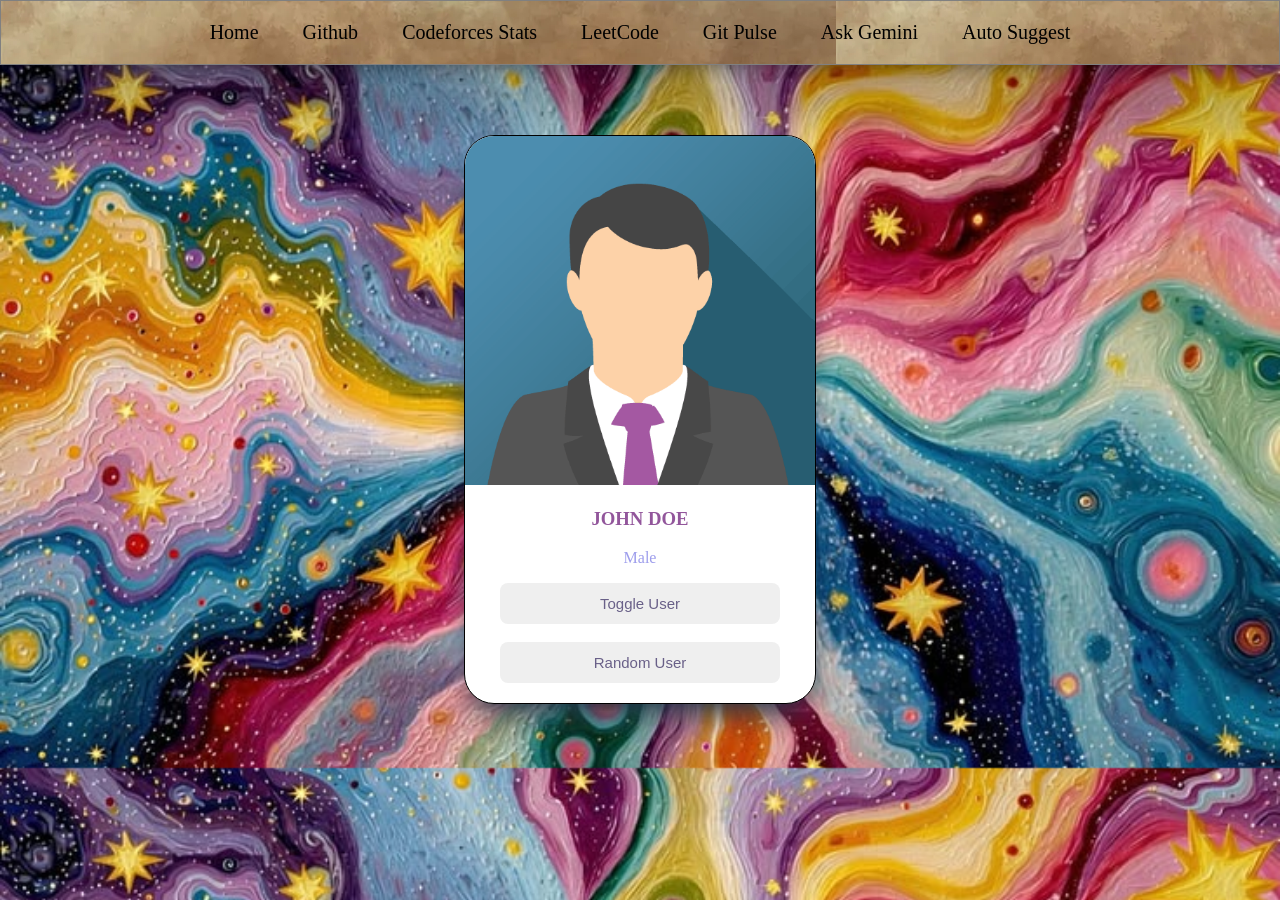
<file: target/classes/static/index.html>
<!DOCTYPE html>
<html lang="en">
<head>
  <meta charset="UTF-8">
  <meta name="viewport" content="width=device-width, initial-scale=1.0">
  <title>Document</title>
  <link rel="stylesheet" href="index.css">
</head>
<body>
  
   <div class="navbar">
    <a href="">Home</a>
    <a href="https://github.com/akshayinineeli?tab=repositories">Github</a>
    <a href="codeforces-stats.html" target ="_blank">Codeforces Stats</a>
    <a href="leetcode-stats.html" target ="_blank">LeetCode</a>
    <a href="gitpulse.html" target ="_blank">Git Pulse</a>
    <a href="ask-gemini.html" target ="_blank">Ask Gemini</a>
    <a href="autosuggest.html" target ="_blank">Auto Suggest</a>
    
   </div>
   <div class="card">
     <img id="user-image"src="john.png" alt="image not found">
     <h3 id="user-name">JOHN DOE</h3>
     
     <p id="user-gender">Male</p>
     <button onclick="toggleuser()">Toggle User</button>
     <br>
     <br>
     <button onclick="randomuser()">Random User</button>

   </div>
  <script src="index.js"></script>
</body>
</html>
</file>
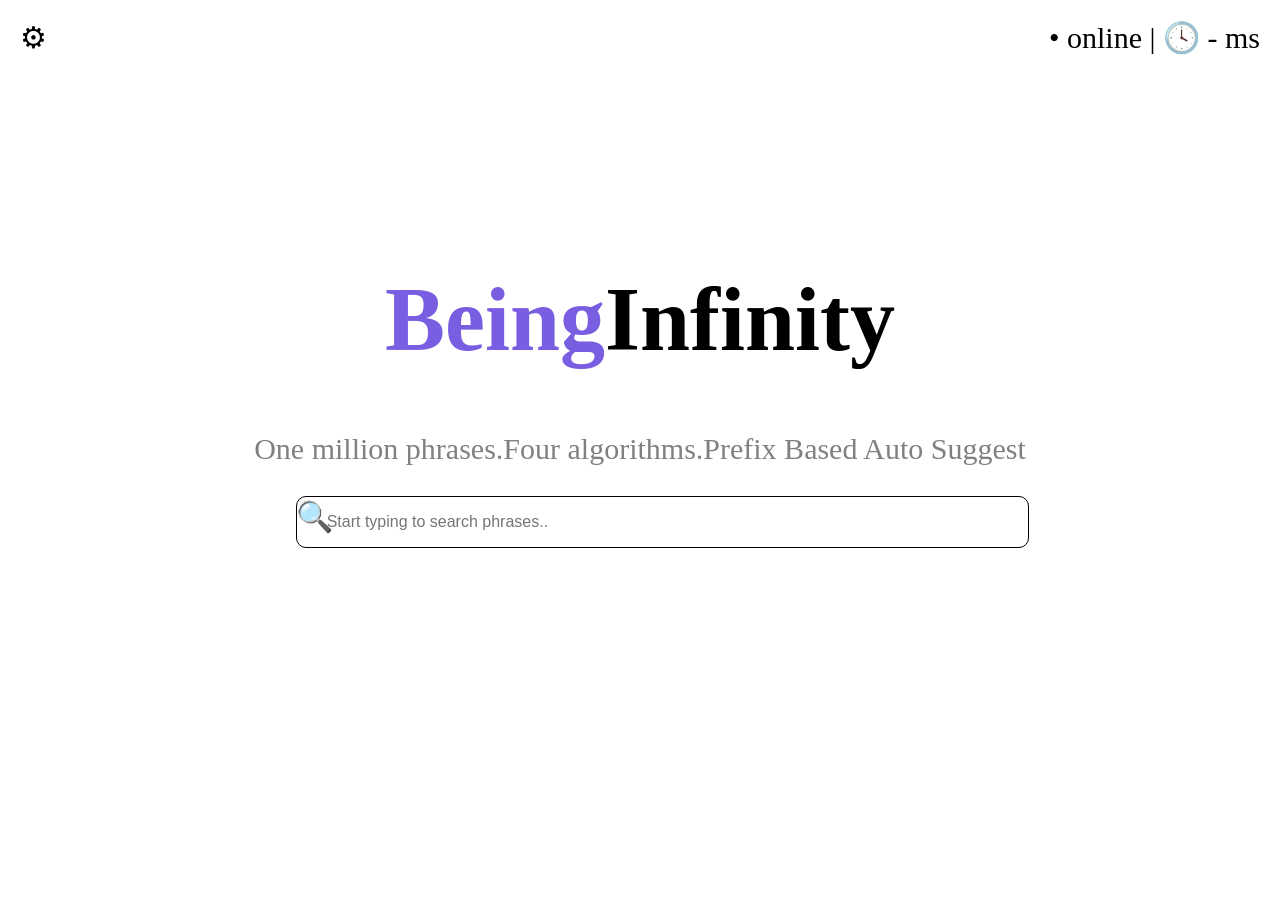
<file: target/classes/static/autosuggest.html>
<!DOCTYPE html>
<html lang="en">
<head>
    <meta charset="UTF-8">
    <meta name="viewport" content="width=device-width, initial-scale=1.0">
    <title>Document</title>
    <style>
        body{
            background-color: white;
            padding: 200px;
            text-align: center;
            font-size: 30px;   
        }
        /* input{
            width: 400px;
            height: 30px;
            border-radius: 10px;
            border: 1px solid black;
            padding-left: 10px;
            font-size: 10px;
        } */
        .gear{
            position: fixed;
            top: 20px;
            left: 20px;
            
        }
        .pill{
            position: fixed;
            top: 20px;
            right: 20px;
            
        }
        .title-first{
            color:rgb(121, 94, 226)
        }

        .title{
            font-size: 90px;
        }
        
        .tagline{
            color: grey;
        }

        .search{
            padding-top: 10px;
            padding-right: 10px;
            padding-bottom: 10px;
            padding-left: 30px;
            width: 80%;
            height: 30px;
            border-radius: 10px;
            border: 1px solid black;
            font-size: 16px;

        }
        .lens{
            position: relative;
            left: 45px;
        }

        .search-suggestions {
            width: 80%;
            margin: 8px 0 0;
            border-radius: 16px;
            box-shadow: 0 4px 12px rgba(0, 0, 0, 0.06);
            overflow: hidden;
            text-align: left;
            margin: 0px auto;
        }
        .suggestion {
            padding: 10px 14px;
            border-bottom: 1px solid #f2f2f2;
            font-size: 14px;
        }
    </style>
</head>
<body>
    <span class="gear">&#x2699;</span>
    <span class="pill">&#x2022; online | &#x1F553; - ms </span>
    <h1 class="title"> <span class="title-first">Being</span>Infinity</h1>
    <p class="tagline">One million phrases.Four algorithms.Prefix Based Auto Suggest</p>
    <span class="lens">&#x1F50D;</span>
    <input class="search" oninput="getSearchSuggestions()" type="text" placeholder="Start typing to search phrases..">
     <div class="search-suggestions">
        <!-- <div class="suggestion"> Cyber security </div>
        <div class="suggestion"> Data Science </div> -->
    </div>
<script>
    function getSearchSuggestions() {
        var searchBox= document.getElementsByClassName("search");
        var searchSuggestions= document.getElementsByClassName("search-suggestions");

        var userInput= searchBox.value;
        if(userInput.trim() === "") return;
        var URL= "https://autosuggest-backend.onrender.com/api/autosuggest?q=" + userInput + "&algorithm=brute&limit=10&weighted=false";
        fetch(URL)
        .then(function(response) {
            return response.json();
        })
        .then(function(data){
            var searchResults= "";
            var suggestions= data.results;
            for(var i=0; i<suggestions.length; i++){
                searchResults += "<div class='suggestion'>" + suggestions[i].text + "</div>";
            }
            searchSuggestions.innerHTML= searchResults;


        })
        

    }
</script>
</body>
</html>
</file>
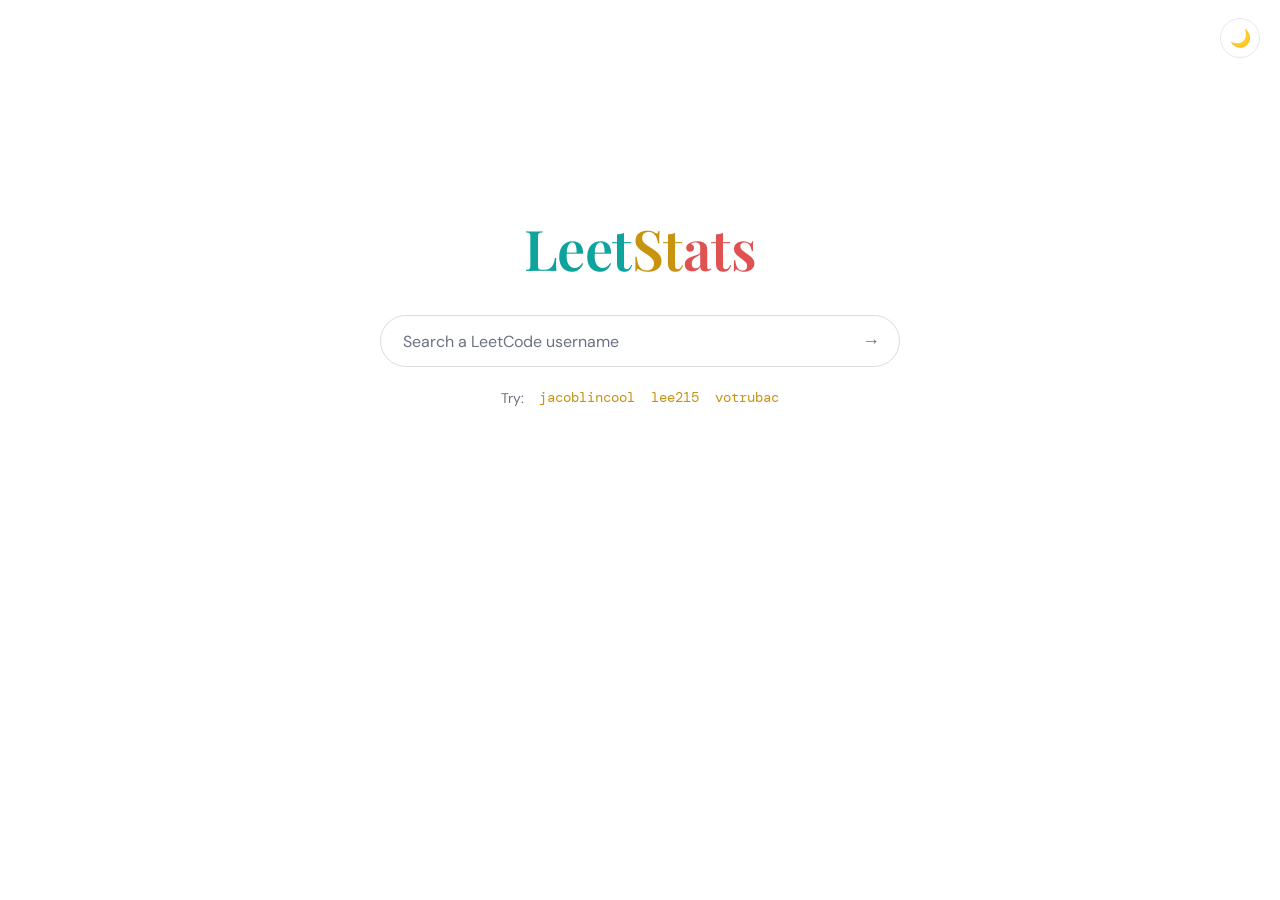
<file: target/classes/static/leetcode-stats.html>
<!DOCTYPE html>
<html lang="en" data-theme="light">
<head>
<meta charset="UTF-8">
<meta name="viewport" content="width=device-width, initial-scale=1.0">
<title>LeetStats</title>
<link rel="preconnect" href="https://fonts.googleapis.com">
<link rel="preconnect" href="https://fonts.gstatic.com" crossorigin>
<link href="https://fonts.googleapis.com/css2?family=Playfair+Display:wght@600&family=DM+Sans:wght@400;500;700&family=DM+Mono:wght@400;500&display=swap" rel="stylesheet">
<style>
  :root, [data-theme="light"] {
    --bg: #ffffff;
    --text: #1f2328;
    --muted: #6b7280;
    --line: #e5e7eb;
    --surface: #ffffff;
    --input-border: #dadce0;
    --input-shadow: rgba(32, 33, 36, 0.12);
    --track: #f0f1f3;
    --easy: #0fa39e;
    --medium: #c8930f;
    --hard: #e05252;
    --accent: #c8930f;
    --card-shadow: 0 1px 3px rgba(32, 33, 36, 0.08), 0 8px 28px rgba(32, 33, 36, 0.06);
  }
  [data-theme="dark"] {
    --bg: #0a0b0d;
    --text: #e9e7e2;
    --muted: #8b8f98;
    --line: rgba(255, 255, 255, 0.09);
    --surface: #121418;
    --input-border: rgba(255, 255, 255, 0.14);
    --input-shadow: rgba(0, 0, 0, 0.5);
    --track: rgba(255, 255, 255, 0.08);
    --easy: #3ddad7;
    --medium: #e3b341;
    --hard: #ff6b6b;
    --accent: #e3b341;
    --card-shadow: 0 20px 50px rgba(0, 0, 0, 0.45);
  }

  * { margin: 0; padding: 0; box-sizing: border-box; }

  html, body { height: 100%; }

  body {
    background: var(--bg);
    color: var(--text);
    font-family: "DM Sans", system-ui, sans-serif;
    display: flex;
    flex-direction: column;
    align-items: center;
    transition: background 0.25s, color 0.25s;
  }

  /* theme toggle, top right */
  .theme-toggle {
    position: fixed;
    top: 18px;
    right: 20px;
    width: 40px;
    height: 40px;
    border-radius: 50%;
    border: 1px solid var(--line);
    background: var(--surface);
    color: var(--text);
    font-size: 17px;
    cursor: pointer;
    display: flex;
    align-items: center;
    justify-content: center;
    transition: background 0.25s, border-color 0.25s, transform 0.15s;
    z-index: 10;
  }
  .theme-toggle:hover { transform: scale(1.06); }
  .theme-toggle:focus-visible { outline: 2px solid var(--accent); outline-offset: 2px; }

  main {
    width: 100%;
    max-width: 640px;
    padding: 0 24px 64px;
    display: flex;
    flex-direction: column;
    align-items: center;
    /* Google-style: sits a bit above vertical center when idle */
    margin-top: clamp(96px, 24vh, 210px);
    transition: margin-top 0.45s cubic-bezier(0.3, 0.8, 0.3, 1);
  }
  body.has-result main { margin-top: 72px; }

  .wordmark {
    font-family: "Playfair Display", serif;
    font-weight: 600;
    font-size: clamp(40px, 8vw, 56px);
    letter-spacing: -0.01em;
    margin-bottom: 30px;
    user-select: none;
  }
  .wordmark .l { color: var(--easy); }
  .wordmark .e { color: var(--medium); }
  .wordmark .t { color: var(--hard); }

  /* search */
  .search {
    width: 100%;
    max-width: 520px;
    display: flex;
    align-items: center;
    gap: 12px;
    background: var(--surface);
    border: 1px solid var(--input-border);
    border-radius: 999px;
    padding: 0 8px 0 22px;
    height: 52px;
    transition: box-shadow 0.2s, border-color 0.2s, background 0.25s;
  }
  .search:focus-within {
    box-shadow: 0 2px 10px var(--input-shadow);
    border-color: transparent;
  }
  [data-theme="dark"] .search:focus-within { border-color: var(--accent); box-shadow: none; }

  .search input {
    flex: 1;
    min-width: 0;
    border: none;
    outline: none;
    background: transparent;
    color: var(--text);
    font-family: "DM Mono", monospace;
    font-size: 16px;
  }
  .search input::placeholder { color: var(--muted); font-family: "DM Sans", sans-serif; }

  .search button {
    border: none;
    background: transparent;
    color: var(--muted);
    font-size: 18px;
    width: 40px;
    height: 40px;
    border-radius: 50%;
    cursor: pointer;
    display: flex;
    align-items: center;
    justify-content: center;
    transition: color 0.15s, background 0.15s;
  }
  .search button:hover { color: var(--accent); background: var(--track); }
  .search button:focus-visible { outline: 2px solid var(--accent); outline-offset: 1px; }
  .search button:disabled { opacity: 0.45; cursor: wait; }

  .try {
    margin-top: 20px;
    font-size: 14px;
    color: var(--muted);
    display: flex;
    gap: 14px;
    align-items: center;
    flex-wrap: wrap;
    justify-content: center;
  }
  .try button {
    background: none;
    border: none;
    padding: 2px 1px;
    color: var(--accent);
    font-family: "DM Mono", monospace;
    font-size: 13.5px;
    cursor: pointer;
    border-bottom: 1px dashed transparent;
    transition: border-color 0.15s;
  }
  .try button:hover { border-bottom-color: var(--accent); }
  .try button:focus-visible { outline: 2px solid var(--accent); outline-offset: 2px; }

  /* states */
  .loader {
    margin-top: 52px;
    width: 34px; height: 34px;
    border: 3px solid var(--track);
    border-top-color: var(--accent);
    border-radius: 50%;
    animation: spin 0.8s linear infinite;
  }
  @keyframes spin { to { transform: rotate(360deg); } }

  .error {
    margin-top: 44px;
    text-align: center;
    color: var(--muted);
    font-size: 14.5px;
    line-height: 1.6;
    max-width: 420px;
  }
  .error b { color: var(--hard); font-weight: 700; display: block; margin-bottom: 4px; }

  /* card */
  .card {
    width: 100%;
    margin-top: 44px;
    background: var(--surface);
    border: 1px solid var(--line);
    border-radius: 18px;
    padding: 30px 34px;
    box-shadow: var(--card-shadow);
    animation: rise 0.45s cubic-bezier(0.2, 0.7, 0.3, 1) both;
    transition: background 0.25s, border-color 0.25s;
  }
  @keyframes rise {
    from { opacity: 0; transform: translateY(14px); }
    to   { opacity: 1; transform: translateY(0); }
  }

  .card-head {
    display: flex;
    justify-content: space-between;
    align-items: baseline;
    gap: 10px;
    flex-wrap: wrap;
    margin-bottom: 26px;
  }
  .card-head a {
    font-family: "Playfair Display", serif;
    font-size: 23px;
    font-weight: 600;
    color: var(--text);
    text-decoration: none;
  }
  .card-head a:hover { color: var(--accent); }
  .card-head .rank {
    font-family: "DM Mono", monospace;
    font-size: 13px;
    color: var(--muted);
  }
  .card-head .rank b { color: var(--accent); font-weight: 500; }

  .card-body {
    display: grid;
    grid-template-columns: 168px 1fr;
    gap: 34px;
    align-items: center;
  }

  .ring-wrap { position: relative; width: 168px; height: 168px; margin: 0 auto; }
  .ring-wrap svg { transform: rotate(-90deg); display: block; }
  .ring-track { fill: none; stroke: var(--track); stroke-width: 9; }
  .ring-fill {
    fill: none;
    stroke: var(--accent);
    stroke-width: 9;
    stroke-linecap: round;
    transition: stroke-dashoffset 1.1s cubic-bezier(0.3, 0.8, 0.3, 1), stroke 0.25s;
  }
  .ring-center {
    position: absolute; inset: 0;
    display: flex; flex-direction: column;
    align-items: center; justify-content: center;
  }
  .ring-center .big {
    font-family: "DM Mono", monospace;
    font-size: 36px;
    line-height: 1;
  }
  .ring-center .small {
    color: var(--muted);
    font-size: 11.5px;
    margin-top: 6px;
    letter-spacing: 0.06em;
    text-transform: uppercase;
  }

  .bars { display: flex; flex-direction: column; gap: 18px; }
  .bar-top {
    display: flex;
    justify-content: space-between;
    align-items: baseline;
    margin-bottom: 7px;
  }
  .bar-top .label {
    font-size: 12.5px;
    font-weight: 700;
    letter-spacing: 0.09em;
    text-transform: uppercase;
  }
  .bar-top .nums {
    font-family: "DM Mono", monospace;
    font-size: 13px;
    color: var(--muted);
  }
  .bar-top .nums b { color: var(--text); font-weight: 500; }
  .bar-track { height: 7px; border-radius: 99px; background: var(--track); overflow: hidden; }
  .bar-fill { height: 100%; width: 0; border-radius: 99px; transition: width 1.1s cubic-bezier(0.3, 0.8, 0.3, 1); }
  .easy   .label { color: var(--easy); }   .easy   .bar-fill { background: var(--easy); }
  .medium .label { color: var(--medium); } .medium .bar-fill { background: var(--medium); }
  .hard   .label { color: var(--hard); }   .hard   .bar-fill { background: var(--hard); }

  .hidden { display: none !important; }

  @media (max-width: 540px) {
    .card { padding: 24px 20px; }
    .card-body { grid-template-columns: 1fr; gap: 26px; }
  }

  @media (prefers-reduced-motion: reduce) {
    * { animation: none !important; transition: none !important; }
  }
</style>
</head>
<body>
  <button class="theme-toggle" id="theme-toggle" aria-label="Switch theme" title="Switch theme">🌙</button>

  <main>
    <h1 class="wordmark"><span class="l">Leet</span><span class="e">St</span><span class="t">ats</span></h1>

    <div class="search">
      <input id="username" type="text" placeholder="Search a LeetCode username" autocomplete="off" spellcheck="false" aria-label="LeetCode username">
      <button id="go" aria-label="Fetch stats" title="Fetch stats">→</button>
    </div>

    <div class="try">
      <span>Try:</span>
      <button data-u="jacoblincool">jacoblincool</button>
      <button data-u="lee215">lee215</button>
      <button data-u="votrubac">votrubac</button>
    </div>

    <div id="loading" class="loader hidden" role="status" aria-label="Loading"></div>

    <div id="error" class="error hidden" role="alert">
      <b>Couldn't fetch that profile</b>
      <span id="error-msg"></span>
    </div>

    <section id="card" class="card hidden" aria-live="polite">
      <div class="card-head">
        <a id="profile-link" href="#" target="_blank" rel="noopener"></a>
        <span class="rank">Rank <b id="ranking">—</b></span>
      </div>
      <div class="card-body">
        <div class="ring-wrap">
          <svg width="168" height="168" viewBox="0 0 168 168" aria-hidden="true">
            <circle class="ring-track" cx="84" cy="84" r="74"></circle>
            <circle class="ring-fill" id="ring" cx="84" cy="84" r="74"></circle>
          </svg>
          <div class="ring-center">
            <div class="big" id="total-solved">0</div>
            <div class="small" id="total-label">solved</div>
          </div>
        </div>
        <div class="bars">
          <div class="bar-row easy">
            <div class="bar-top"><span class="label">Easy</span>
              <span class="nums"><b id="easy-solved">0</b> / <span id="easy-total">0</span></span></div>
            <div class="bar-track"><div class="bar-fill" id="easy-bar"></div></div>
          </div>
          <div class="bar-row medium">
            <div class="bar-top"><span class="label">Medium</span>
              <span class="nums"><b id="medium-solved">0</b> / <span id="medium-total">0</span></span></div>
            <div class="bar-track"><div class="bar-fill" id="medium-bar"></div></div>
          </div>
          <div class="bar-row hard">
            <div class="bar-top"><span class="label">Hard</span>
              <span class="nums"><b id="hard-solved">0</b> / <span id="hard-total">0</span></span></div>
            <div class="bar-track"><div class="bar-fill" id="hard-bar"></div></div>
          </div>
        </div>
      </div>
    </section>
  </main>

<script>
(function () {
  "use strict";

  /* ---------- theme ---------- */
  var root = document.documentElement;
  var toggle = document.getElementById("theme-toggle");
  var prefersDark = window.matchMedia("(prefers-color-scheme: dark)").matches;
  setTheme(prefersDark ? "dark" : "light");

  function setTheme(t) {
    root.setAttribute("data-theme", t);
    toggle.textContent = t === "dark" ? "☀️" : "🌙";
  }
  toggle.addEventListener("click", function () {
    setTheme(root.getAttribute("data-theme") === "dark" ? "light" : "dark");
  });

  /* ---------- elements ---------- */
  var input = document.getElementById("username");
  var goBtn = document.getElementById("go");
  var loadingEl = document.getElementById("loading");
  var errorEl = document.getElementById("error");
  var errorMsg = document.getElementById("error-msg");
  var cardEl = document.getElementById("card");

  var RING_R = 74;
  var RING_C = 2 * Math.PI * RING_R;
  var ring = document.getElementById("ring");
  ring.setAttribute("stroke-dasharray", RING_C);
  ring.setAttribute("stroke-dashoffset", RING_C);

  /* ---------- data sources (tried in order) ---------- */
  var SOURCES = [
    {
      url: function (u) { return "https://leetcode-api-faisalshohag.vercel.app/" + encodeURIComponent(u); },
      parse: function (d) {
        if (!d || d.errors || d.totalSolved === undefined) return null;
        return pick(d);
      }
    },
    {
      url: function (u) { return "https://alfa-leetcode-api.onrender.com/userProfile/" + encodeURIComponent(u); },
      parse: function (d) {
        if (!d || d.errors || d.totalSolved === undefined) return null;
        return pick(d);
      }
    },
    {
      url: function (u) { return "https://leetcode-stats-api.herokuapp.com/" + encodeURIComponent(u); },
      parse: function (d) {
        if (!d || d.status !== "success") return null;
        return pick(d);
      }
    }
  ];

  function pick(d) {
    return {
      totalSolved: d.totalSolved, totalQuestions: d.totalQuestions,
      easySolved: d.easySolved, totalEasy: d.totalEasy,
      mediumSolved: d.mediumSolved, totalMedium: d.totalMedium,
      hardSolved: d.hardSolved, totalHard: d.totalHard,
      ranking: d.ranking
    };
  }

  function fetchWithTimeout(url, ms) {
    var ctrl = new AbortController();
    var t = setTimeout(function () { ctrl.abort(); }, ms);
    return fetch(url, { signal: ctrl.signal })
      .then(function (r) { return r.json(); })
      .finally(function () { clearTimeout(t); });
  }

  function fetchStats(username) {
    var i = 0;
    function tryNext() {
      if (i >= SOURCES.length) return Promise.reject(new Error("all sources failed"));
      var src = SOURCES[i++];
      return fetchWithTimeout(src.url(username), 12000)
        .then(function (json) {
          var parsed = src.parse(json);
          return parsed || tryNext();
        })
        .catch(function () { return tryNext(); });
    }
    return tryNext();
  }

  /* ---------- rendering ---------- */
  function fmt(n) {
    if (n === null || n === undefined || isNaN(n)) return "—";
    return Number(n).toLocaleString("en-US");
  }

  function countUp(el, target, ms) {
    var reduce = window.matchMedia("(prefers-reduced-motion: reduce)").matches;
    if (reduce || !target) { el.textContent = fmt(target || 0); return; }
    var start = performance.now();
    (function step(now) {
      var p = Math.min(((now || performance.now()) - start) / ms, 1);
      var eased = 1 - Math.pow(1 - p, 3);
      el.textContent = fmt(Math.round(target * eased));
      if (p < 1) requestAnimationFrame(step);
    })();
  }

  function setBar(id, solved, total) {
    var pct = total > 0 ? (solved / total) * 100 : 0;
    document.getElementById(id).style.width = Math.max(pct, solved > 0 ? 2 : 0) + "%";
  }

  function render(username, s) {
    var link = document.getElementById("profile-link");
    link.textContent = username;
    link.href = "https://leetcode.com/u/" + encodeURIComponent(username) + "/";

    document.getElementById("ranking").textContent = "#" + fmt(s.ranking);
    document.getElementById("total-label").textContent = "of " + fmt(s.totalQuestions);
    document.getElementById("easy-solved").textContent = fmt(s.easySolved);
    document.getElementById("easy-total").textContent = fmt(s.totalEasy);
    document.getElementById("medium-solved").textContent = fmt(s.mediumSolved);
    document.getElementById("medium-total").textContent = fmt(s.totalMedium);
    document.getElementById("hard-solved").textContent = fmt(s.hardSolved);
    document.getElementById("hard-total").textContent = fmt(s.totalHard);

    document.body.classList.add("has-result");
    cardEl.classList.remove("hidden");

    requestAnimationFrame(function () {
      requestAnimationFrame(function () {
        countUp(document.getElementById("total-solved"), s.totalSolved, 1100);
        var pct = s.totalQuestions > 0 ? s.totalSolved / s.totalQuestions : 0;
        ring.setAttribute("stroke-dashoffset", RING_C * (1 - pct));
        setBar("easy-bar", s.easySolved, s.totalEasy);
        setBar("medium-bar", s.mediumSolved, s.totalMedium);
        setBar("hard-bar", s.hardSolved, s.totalHard);
      });
    });
  }

  function resetCard() {
    ring.setAttribute("stroke-dashoffset", RING_C);
    ["easy-bar", "medium-bar", "hard-bar"].forEach(function (id) {
      document.getElementById(id).style.width = "0";
    });
    document.getElementById("total-solved").textContent = "0";
  }

  /* ---------- flow ---------- */
  var busy = false;

  function lookup(username) {
    username = (username || "").trim();
    if (!username || busy) return;
    busy = true;

    input.value = username;
    goBtn.disabled = true;
    errorEl.classList.add("hidden");
    cardEl.classList.add("hidden");
    resetCard();
    loadingEl.classList.remove("hidden");

    fetchStats(username)
      .then(function (stats) {
        loadingEl.classList.add("hidden");
        render(username, stats);
      })
      .catch(function () {
        loadingEl.classList.add("hidden");
        errorMsg.textContent = 'No stats found for "' + username +
          '". Check the spelling, or the public stats APIs may be briefly busy — try again in a moment.';
        errorEl.classList.remove("hidden");
      })
      .finally(function () {
        goBtn.disabled = false;
        busy = false;
      });
  }

  goBtn.addEventListener("click", function () { lookup(input.value); });
  input.addEventListener("keydown", function (e) { if (e.key === "Enter") lookup(input.value); });
  document.querySelectorAll(".try button").forEach(function (b) {
    b.addEventListener("click", function () { lookup(b.dataset.u); });
  });
})();
</script>
</body>
</html>
</file>
<file: target/classes/static/index.css>
body{
    margin: 0px;
    background-color: rgb(223, 217, 217);
    background-image: url("art.jpg");
    background-size: cover;
}

/* h1{
    color: red;
} */
.navbar{
     border-style: solid;
     border-width: 1px;
     border-color: gray;
     padding: 20px;
     text-align: center;
     background-color: white;
     background-image: url("image.png");
     box-shadow: rgba(0, 0, 0, 0.25) 0px 54px 55px, rgba(0, 0, 0, 0.12) 0px -12px 30px, rgba(0, 0, 0, 0.12) 0px 4px 6px, rgba(0, 0, 0, 0.17) 0px 12px 13px, rgba(0, 0, 0, 0.09) 0px -3px 5px;
}

.navbar a{
    padding: 20px;
    text-decoration: none;
    color: black;
    font-size: 20px;

}

.navbar a:hover{
    color: blanchedalmond;
    background-color: grey;
}


.card{
    border: 1px solid black;
    width: 350px;
    border-radius: 30px;
    text-align : center;
    color: rgb(157, 157, 236);
    margin-top: 70px;
    overflow:hidden;
    margin-left: auto;
    margin-right: auto;
    padding-bottom: 20px;
    background-color: white;
    box-shadow: rgb(38, 57, 77) 0px 20px 30px -10px;
}

.card img{
    /* width: 300px; */
    width: 100%;
}

.card button{
    padding: 12px;
    width: 80%;
    border-radius: 8px;
    border-style: none;
    color: rgb(105, 96, 136);
    font-size: 15px;
}

.card h3{
    color: rgb(146, 86, 155);
}
</file>
